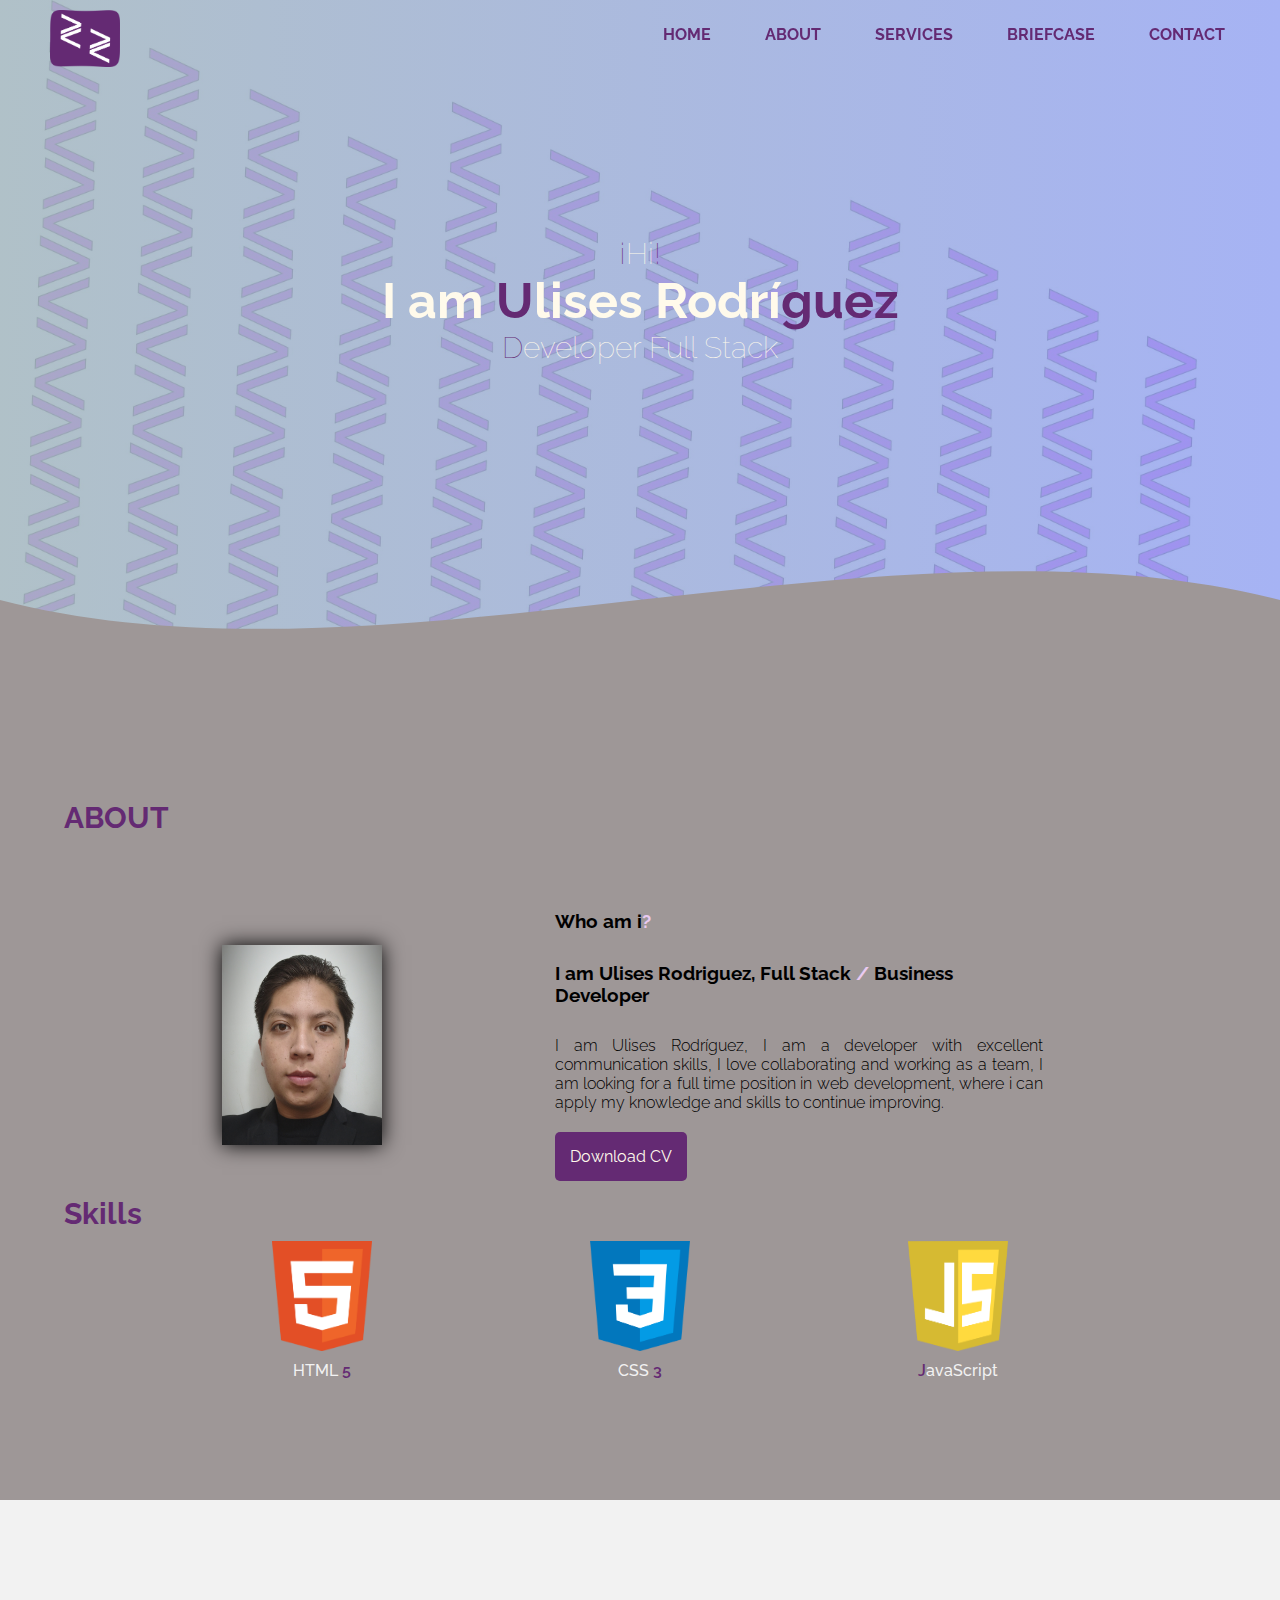
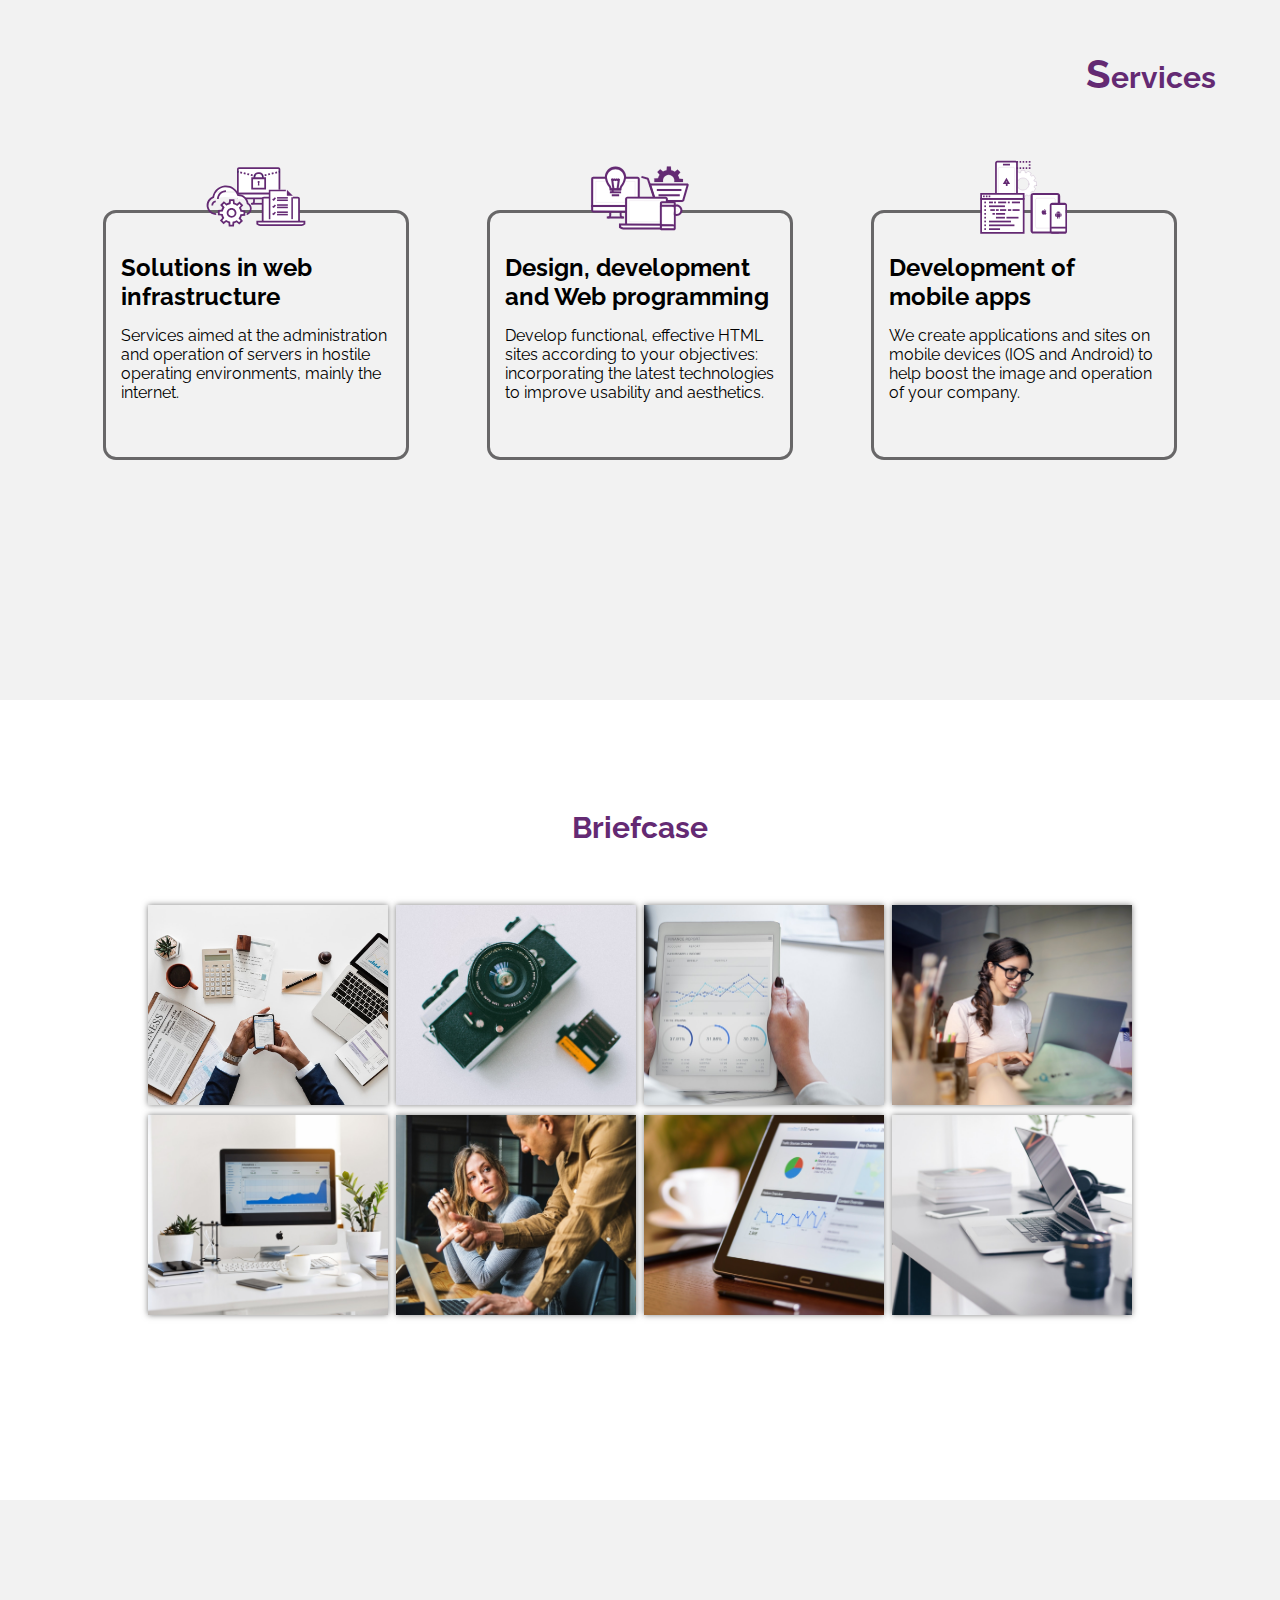
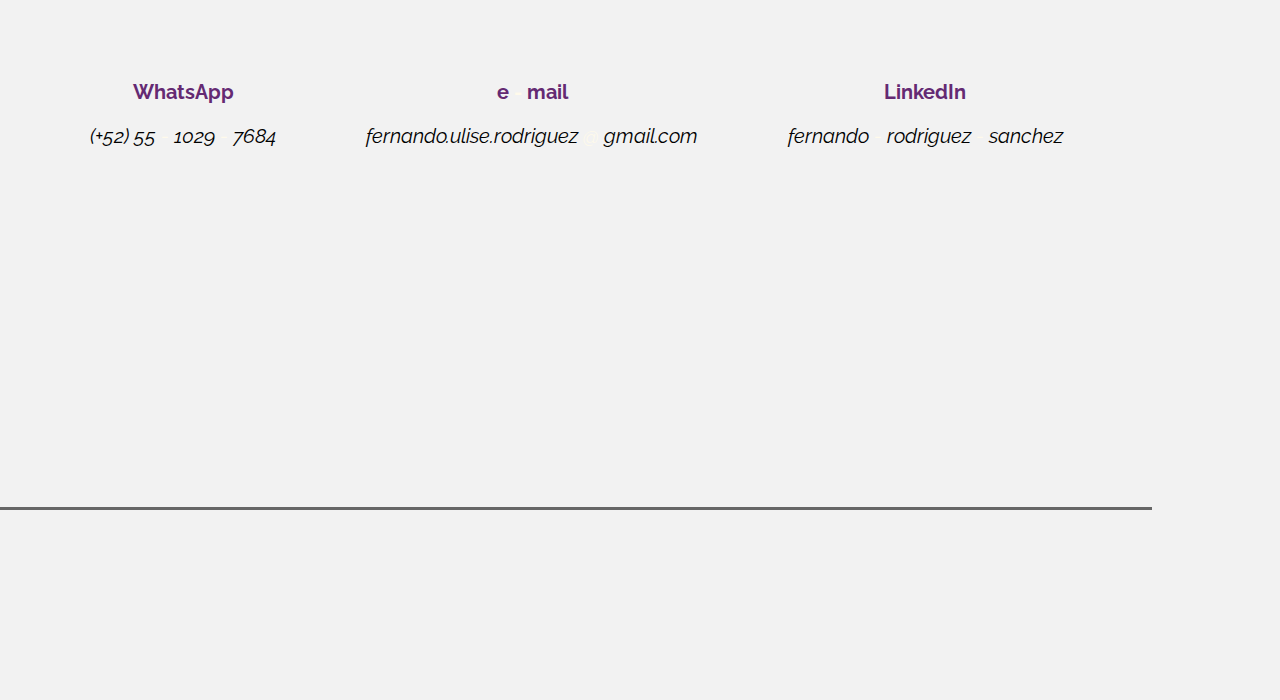
<file: index.html>
<!DOCTYPE html>
<html lang="en">
<head>
    <meta charset="UTF-8">
    <title>Ulises Rodríguez / Full-Stack Developer</title>
    <link rel="shortcut icon" href="img/icono-uguez-portafolio1.png" type="image/x.icon">
    <link rel="stylesheet" href="css/styles.css">
</head>
<body>
    <header id="home">
        <section class="nav-header">
            <div class="container-logo">
                <img src="img/icono-uguez-portafolio1.png" alt="Logo" class="img-logo">
                <!--                <img src="img/icono-uguez-portafolio.png" alt="" class="img-icono">-->
            </div>
            <nav class="nav">
                <a href="#home">HOME</a>
                <a href="#about-me">ABOUT</a>
                <a href="#services">SERVICES</a>
                <a href="#briefcase">BRIEFCASE</a>
                <a href="#contact">CONTACT</a>
            </nav>
        </section>
        <section class="header-text">
            <h2><span>¡</span>Hi<span>!</span></h2>
            <h1>I am <span>U</span>lises Rodrí<span>guez</span></h1>
            <h2><span>D</span>eveloper Full Stack</h2>
        </section>
        <div class="wave" style="height: 150px; overflow: hidden;" >
            <svg viewBox="0 0 500 150" preserveAspectRatio="none" style="height: 100%; width: 100%;">
                <path d="M0.00,49.98 C149.99,150.00 349.20,-49.98 500.00,49.98 L500.00,150.00 L0.00,150.00 Z" style="stroke: none; fill: #9e9797;">

                </path>
            </svg>
        </div>
    </header>
    <main >
        <section id="about-me" class="background-about-me">
            <section class="container about-me">
                <h2 class="title">ABOUT</h2>
                <div class="container-about-me">
<!--                    <div class="container-profile">-->
                    <img src="img/Ulise-Rodriguez.jpg" alt="Foto de Ulises Rodriguez" class="image-about-me">

                    <div class="contents-text">
                        <h3>Who am i<span>?</span></h3>
                        <h3>I am Ulises Rodriguez, Full Stack <span>/</span> Business Developer</h3>
                        <p>I am Ulises Rodríguez, I am a developer with excellent communication skills, I love collaborating and working as a team, I am looking for a full time position in web development, where i can apply my knowledge and skills to continue improving.
                        </p>
                        <a class="button-download-cv" target="_blank" href="img/CV-Ulises-Rodriguez.pdf">Download CV</a>
                    </div>
                    </div>
                    <div class="container-skills">
                        <h2 class="title">Skills</h2>
                        <div class="gallery-skills">
                            <div class="box-gallery">
                                <div class="image-skills">
                                    <img src="img/HTML5.png" alt="HTML">
                                    <div class="hover-gallery">
                                        <img src="img/HTML5-grey-scale.png" alt="HTML">
                                    </div>
                                </div>
                                <p>HTML <span>5</span></p>
                            </div>
                            <div class="box-gallery">
                                <div class="image-skills">
                                    <img src="img/CSS3.png" alt="CSS">
                                    <div class="hover-gallery">
                                        <img src="img/CSS3-grey-scale.png" alt="CSS">

                                    </div>
                                </div>
                                <p>CSS <span>3</span></p>
                            </div>
                            <div class="box-gallery">
                                <div class="image-skills">
                                    <img src="img/JS.png" alt="JavaScript">
                                    <div class="hover-gallery">
                                        <img src="img/JS-grey-scale.png" alt="JavaScript">

                                    </div>
                                </div>
                                <p><span>J</span>avaScript</p>
                            </div>
                        </div>
                    </div>
<!--                    </div>-->

            </section>
        </section>
        <section  id="services" class="services">
            <div class="container">
                <h2 class="title"><span>S</span>ervices</h2>
                <div class="container-target-services">
                    <div class="target">
                        <div class="target-icon">
                            <img src="img/icono-soluciones-web1.svg" alt="">
                        </div>
                        <div class="target-border">
                            <h2>Solutions in web infrastructure</h2>
                            <p>Services aimed at the administration and operation
                                of servers in hostile operating environments, mainly
                                the internet.</p>
                        </div>
                    </div>
                    <div class="target">
                        <div class="target-icon">
                            <img src="img/icono-diseno-web1.svg" alt="">
                        </div>
                        <div class="target-border">
                            <h2>Design, development and Web programming</h2>
                            <p>Develop functional, effective HTML sites according
                                to your objectives: incorporating the latest
                                technologies to improve usability and aesthetics.</p>
                        </div>
                    </div>
                    <div class="target">
                        <div class="target-icon">
                            <img src="img/iconos-aplicaciones1.svg" alt="">
                        </div>
                        <div class="target-border">
                            <h2>Development of mobile apps</h2>
                            <p>We create applications and sites on mobile
                                devices (IOS and Android) to help boost the
                                image and operation of your company.</p>
                        </div>
                    </div>
                </div>
            </div>
        </section>
        <section id="briefcase" class="briefcase">
            <div class="container-bc">
                <h2 class="title">Briefcase</h2>
                <div class="gallery-briefcase">
                    <!--             elemento 1-->
                    <div class="image-briefcase">
                        <img src="img/img1.jpg" alt="escritorio">
                        <!--           Animación-->
                        <div class="hover-gallery-bc">
                            <img src="img/icono1.png" alt="animación">
                            <p>Nuestro trabajo</p>
                        </div>
                    </div>
                    <!--             elemento 2-->
                    <div class="image-briefcase">
                        <img src="img/img2.jpg" alt="escritorio">
                        <div class="hover-gallery-bc">
                            <img src="img/icono1.png" alt="animación">
                            <p>Nuestro trabajo</p>
                        </div>
                    </div>
                    <!--             elemento 3-->
                    <div class="image-briefcase">
                        <img src="img/img3.jpg" alt="escritorio">
                        <div class="hover-gallery-bc">
                            <img src="img/icono1.png" alt="animación">
                            <p>Nuestro trabajo</p>
                        </div>
                    </div>
                    <!--             elemento 4-->
                    <div class="image-briefcase">
                        <img src="img/img4.jpg" alt="escritorio">
                        <div class="hover-gallery-bc">
                            <img src="img/icono1.png" alt="animación">
                            <p>Nuestro trabajo</p>
                        </div>
                    </div>
                    <!--             elemento 5-->
                    <div class="image-briefcase">
                        <img src="img/img5.jpg" alt="escritorio">
                        <div class="hover-gallery-bc">
                            <img src="img/icono1.png" alt="animación">
                            <p>Nuestro trabajo</p>
                        </div>
                    </div>
                    <!--             elemento 6-->
                    <div class="image-briefcase">
                        <img src="img/img6.jpg" alt="escritorio">
                        <div class="hover-gallery-bc">
                            <img src="img/icono1.png" alt="animación">
                            <p>Nuestro trabajo</p>
                        </div>
                    </div>
                    <!--             elemento 7-->
                    <div class="image-briefcase">
                        <img src="img/img7.jpg" alt="escritorio">
                        <div class="hover-gallery-bc">
                            <img src="img/icono1.png" alt="animación">
                            <p>Nuestro trabajo</p>
                        </div>
                    </div>
                    <!--             elemento 8-->
                    <div class="image-briefcase">
                        <img src="img/img8.jpg" alt="escritorio">
                        <div class="hover-gallery-bc">
                            <img src="img/icono1.png" alt="animación">
                            <p>Nuestro trabajo</p>
                        </div>
                    </div>
                </div>
            </div>
        </section>
    </main>
    <footer id="contact">
        <div class="container-footer">
            <div class="content-footer">
                <h4>WhatsApp</h4>
                <p>(+52) 55<span>-</span>1029<span>-</span>7684</p>
            </div>
            <div class="content-footer">
                <h4>e<span>-</span>mail</h4>
                <p>fernando.ulise.rodriguez<span>@</span>gmail.com</p>
            </div>
            <div class="content-footer">
                <h4>LinkedIn</h4>
                <a target="_blank" href="https://www.linkedin.com/in/fernando-rodriguez-sanchez/">fernando<span>-</span>rodriguez<span>-</span>sanchez
                </a>
            </div>

        </div>
    </footer>
</body>
</html>
</file>
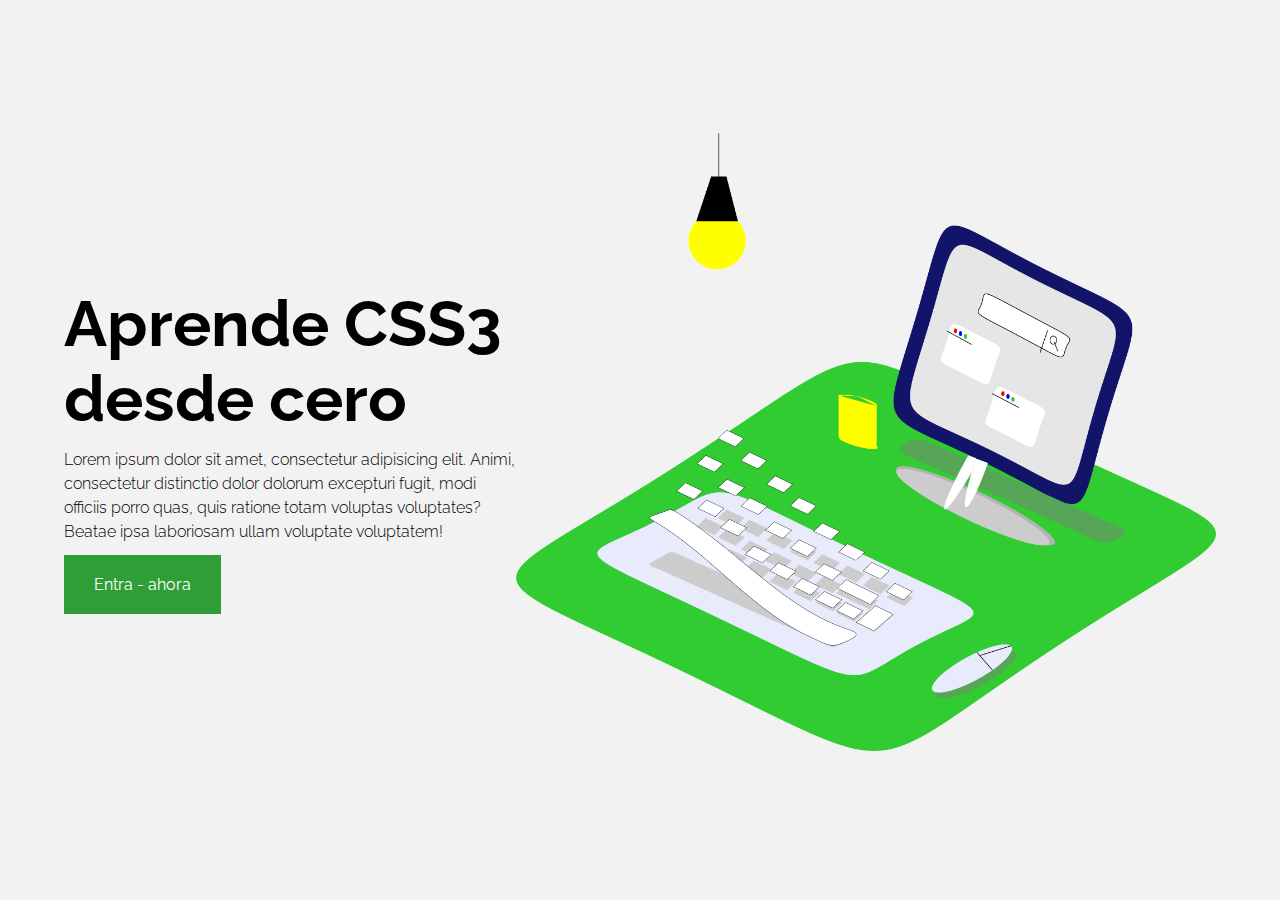
<file: page-1/index.html>
<!doctype html>
<html lang="en">
<head>
    <meta charset="UTF-8">
    <meta name="viewport"
          content="width=device-width, user-scalable=no, initial-scale=1.0, maximum-scale=1.0, minimum-scale=1.0">
    <meta http-equiv="X-UA-Compatible" content="ie=edge">
    <title>Document</title>
    <link rel="stylesheet" href="css/styles.css">
</head>
<body>
<!--Esto es un FLEX CONTAINER-->
<header class="hero">
    <!-- Esto es un FLEX ITEM       -->
    <figure class="heroPicture">
        <img src="img/compu.PNG" alt="compu" class="heroImg">
    </figure>
    <!-- Esto es un FLEX ITEM       -->
    <div class="heroTexts">
        <h1 class="heroTitle"> Aprende CSS3 desde cero</h1>
        <p class="heroParagraph">Lorem ipsum
            dolor sit amet, consectetur adipisicing
            elit. Animi, consectetur distinctio dolor
            dolorum excepturi fugit, modi officiis porro
            quas, quis ratione totam voluptas voluptates?
            Beatae ipsa laboriosam ullam voluptate voluptatem!
        </p>
        <a href="#" class="heroCta">Entra - ahora</a>
    </div>
</header>

</body>
</html>
</file>
<file: css/styles.css>
@import url('https://fonts.googleapis.com/css2?family=Raleway:wght@300;400;700&display=swap');


* {
    margin: 0;
    padding: 0;
    box-sizing: border-box;
    /*outline: 1px solid red;*/
    font-family: 'Raleway', sans-serif;
}

header {
    width: 100%;
    height: 700px;
    background: linear-gradient(to right, hsla(198, 18%, 59%, 0.64), hsla(230, 78%, 63%, 0.53)), url("../img/tapiz-uguez1.jpg");
    background-size: cover;
    background-attachment: fixed;
    display: flex;
    flex-direction: column;
    position: relative;
}

.wave {
    position: absolute;
    bottom: 0;
    width: 100%;
}

.nav-header {
    height: auto;
    position: fixed;
    left: 0;
    top: 0;
    width: 100%;
    display: flex;
    justify-content: space-between;
    z-index: 100;
}

.container-logo {
    width: auto;
}

.img-logo {
    width: 70px;
    margin: 10px 0 0 50px;
}


.img-icono {
    width: 50px;
    padding: 5px;
    margin: 10px 50px;
}

.nav {
    padding-top: 10px;
    padding-bottom: 10px;
    text-align: right;
    margin-right: 30px;
    margin-top: 15px;
}

.nav > a {
    padding: 10px;
    color: #642a73;
    font-weight: 700;
    text-decoration: none;
    margin: 15px;
    transition: all 0.2s;
}

nav > a:hover {
    color: #f2f2f2;
    font-size: 20px;
    background: hsla(273, 91%, 27%, 0.7);
}

header .header-text {
    height: 600px;
    width: 100%;
    display: flex;
    align-items: center;
    flex-direction: column;
    justify-content: center;
    text-align: center;
}

.header-text h1 {
    font-size: 50px;
    color: #fffaeb;
}

.header-text h2 {
    font-size: 30px;
    font-weight: lighter;

    color: #fffaeb;
}

.header-text span {
    color: #642a73;
}

.title {
    /*outline: 1px solid red;*/
    color: #642a73;
    font-size: 30px;
    text-align: center;
    margin-bottom: 60px;
}

.container {
    padding: 100px 0 50px 0;
    width: 90%;
    margin: auto;
}

.background-about-me {
    background-color: #9e9797;
    height: 800px;
}

.about-me {
    height: 100%;
}

.about-me .title {
    text-align: left;
}

.container-about-me {
    display: flex;
    justify-content: space-evenly;
    margin-bottom: 10px;
}

.image-about-me {
    margin-top: 50px;
    width: 160px;
    height: 200px;
    box-shadow: 0 0 20px rgba(0, 0, 0, 1);
}

.contents-text {
    width: 45%;
}

.contents-text h3 {

    padding: 15px;

}

.contents-text span {
    color: #e9caf1;
}

.contents-text p {
    padding: 15px;
    font-weight: 300;
    text-align: justify;
    margin-bottom: 20px;
}

.button-download-cv {
    padding: 15PX;
    border:0;
    border-radius: 5px;
    font-size: 16px;
    cursor: pointer;
    height: 50px;
    color: #fffaeb;
    background-color: #642a73;
    margin: 15px;
    text-decoration: none;
}

.button-download-cv a {
    margin: auto;
}

.container-skills {
    width: 100%;
}

.container-skills .title {
    padding: 15px 0 0 0;
    margin: 15px 0 0 0;
}

.gallery-skills {
    display: flex;
    justify-content: space-evenly;
    flex-wrap: wrap;
}

.box-gallery {
    text-align: center;
    color: #f2f2f2;
    font-weight: 500;
}

.box-gallery span {
    color: #642a73;
    font-weight: 600;
}

.image-skills {
    width: 100px;
    margin: 10px;
    height: 110px;
    position: relative;
}

.image-skills > img {
    width: 100px;
    height: 110px;
    display: block;
}

.hover-gallery {
    position: absolute;
    width: 100px;
    height: 110px;
    top: 0;
    transform: scale(0);
    transition: transform .7s;
    display: flex;
    justify-content: center;
    align-items: center;
    flex-direction: column;
}

.hover-gallery img {
    width: 100px;
    height: 110px;
}

.hover-gallery p {
    color: #fffaeb;
}

.image-skills:hover .hover-gallery {
    transform: scale(1);
}

.hover-gallery span {
    font-size: 40px;
}

/*Marcardor Services*/

.services {
    background: #f2f2f2;
    height: 650px;
    padding: 50px 0;
}

.services .title {
    text-align: right;
}

.services span {
    font-size: 40px;
}

.container-target-services {
    width: 100%;
    height: 300px;
    display: flex;
    flex-wrap: wrap;
}

.target {
    width: 300px;
    height: 300px;
    margin: auto;
    display: flex;
    justify-content: space-evenly;
    flex-direction: column;
    align-items: center;
}

.target-border {
    outline: 3px solid #686768;
    display: block;
    height: 300px;
    width: 300px;
    border-radius: 10px;
}

.target-icon {
    height: 100px;
    width: 100px;
    display: inline-block;
    margin-bottom: -25px;
    z-index: 90;
}

.target-icon img {
    width: 100%;
    height: 100%;
}

.target-border h2 {
    padding: 40px 15px 15px 15px;
    /*margin: 15px;*/
}

.target p {
    margin: 0 15px 0 15px;
}

/*Tag Briefcase*/

.briefcase {
    background: rgba(242, 242, 242, 0.28);
    height: 650px;
    padding: 50px 0;
    background: #f2f2f2;
    width: 100%;
    background: linear-gradient(to right, hsla(198, 18%, 59%, 0.64), hsla(230, 78%, 63%, 0.53)), url("../img/tapiz-uguez1.jpg");
    background-size: cover;
    background-attachment: fixed;
    /*display: flex;*/
    /*position: relative;*/
}

.container-bc {
    padding: 60px 0;
    width: 90%;
    max-width: 1000px;
    margin: auto;
    overflow: hidden;
}
/*.briefcase {*/
/*    background: #f2f2f2;*/
/*}*/

.gallery-briefcase {
    display: flex;
    justify-content: space-evenly;
    flex-wrap: wrap;
}

.image-briefcase {
    width: 24%;
    margin-bottom: 10px;
    height: 200px;
    overflow: hidden;
    position: relative;
    cursor: pointer;
    box-shadow: 0 0 6px rgba(0, 0, 0, .5);
}

.image-briefcase > img {
    width: 100%;
    height: 100%;
    object-fit: cover;
    display: block;
}

.hover-gallery-bc {
    position: absolute;
    width: 100%;
    height: 100%;
    top: 0;
    transform: scale(0);
    background: hsla(273, 91%, 27%, 0.7);
    transition: transform .7s;
    display: flex;
    justify-content: center;
    align-items: center;
    flex-direction: column;
}

.hover-gallery-bc img {
    width: 50px;
}

.hover-gallery-bc p {
    color: #fffaeb;
}

.image-briefcase:hover .hover-gallery-bc {
    transform: scale(1);
}


/*Tag footer*/

footer {
    background-color: #f2f2f2;
    height: 700px;
    padding: 60px 0 30px 0;
    margin: auto;
}

.container-footer {
    display: flex;
    width: 90%;
    justify-content: space-evenly;
    margin-top: 50px;
    padding-top: 50px;
    border-bottom: 3px solid #666666;
    height: 500px;
}

.content-footer {
    text-align: center;
    font-size: 20px;
}

.content-footer h4 {
    color:  #642a73;
    padding: 20px 0 20px 0;
}

.content-footer span {
    color: #fffaeb;
    padding: 5px;
}

.content-footer p {
    font-style: italic;
    cursor: pointer;
}

.content-footer a {
    font-style: italic;
    color: black;
    text-decoration: none;
}

/*Responsive  */
@media screen and (max-width: 1100px) {
    .services {
        height: auto;
    }

    .services .title {
        margin: 20px;
    }

    .services .container {
        padding: 20px 0;
    }

    .container-target-services {
        flex-direction: column;
        height: auto;
        align-content: center;
    }

    .target {
        height: 300px;
        width: 300px;
        margin: 30px;
    }

    .briefcase {
        height: auto;
    }

    .container-footer {
        flex-direction: column;
    }
}

@media screen and (max-width: 900px) {
    .nav {
        width: auto;
    }

    .image-skills {
        width: 50px;
        height: 55px;
    }

    .image-skills > img {
        width: 55px;
        height: 55px;
    }

    .background-about-me {
        height: auto;
    }

    .hover-gallery {
        width: 55px;
        height: 55px;

    }

    .hover-gallery img {
        width: 55px;
        height: 55px;
    }

    .box-gallery {
        height: 80px;
    }

    .image-briefcase {
        width: 44%;
    }
}

@media screen and (min-width:1200px) {
    .services {
        height: 800px;
    }
    .briefcase {
        height: 800px;
    }
    footer {
        height: 800px;
    }
}
</file>
<file: page-1/css/styles.css>
@import url('https://fonts.googleapis.com/css2?family=Raleway:wght@300;400;700&display=swap');

* {
    margin: 0;
    padding: 0;
    box-sizing: border-box;
    /*outline: 1px solid red;*/
}

body {
    background: #f2f2f2;
    font-family: 'Raleway', sans-serif;
}

.hero {
    height: 100vh;
    width: 90%;
    margin: 0 auto;
    overflow: hidden;
    display: flex;
    flex-direction: column;
    justify-content: center;
}

.heroPicture {
    margin-bottom: 1em;
}

.heroImg {
    display: block;
    width: 100%;
    max-width: 500px;
    margin: 0 auto;
}

.heroTexts {
    flex-basis: 40%;

}

.heroParagraph {
    line-height: 1.5;
    font-weight: 300;
    padding: .7em 0;
}

.heroCta {
    display: inline-block;
    color: #fff;
    padding: 20px 30px;
    background: #309e36;
    text-decoration: none;
}

@media screen and (min-width: 850px) {
    .hero {
        flex-direction: row;
        align-items: center;
    }

    .heroPicture {
        flex-grow: 1;
        order: 1;
        max-width: 700px;
    }

    .heroImg {
        max-width: none;
    }

    .heroTitle {
        font-size: 4rem;
    }
}
</file>
